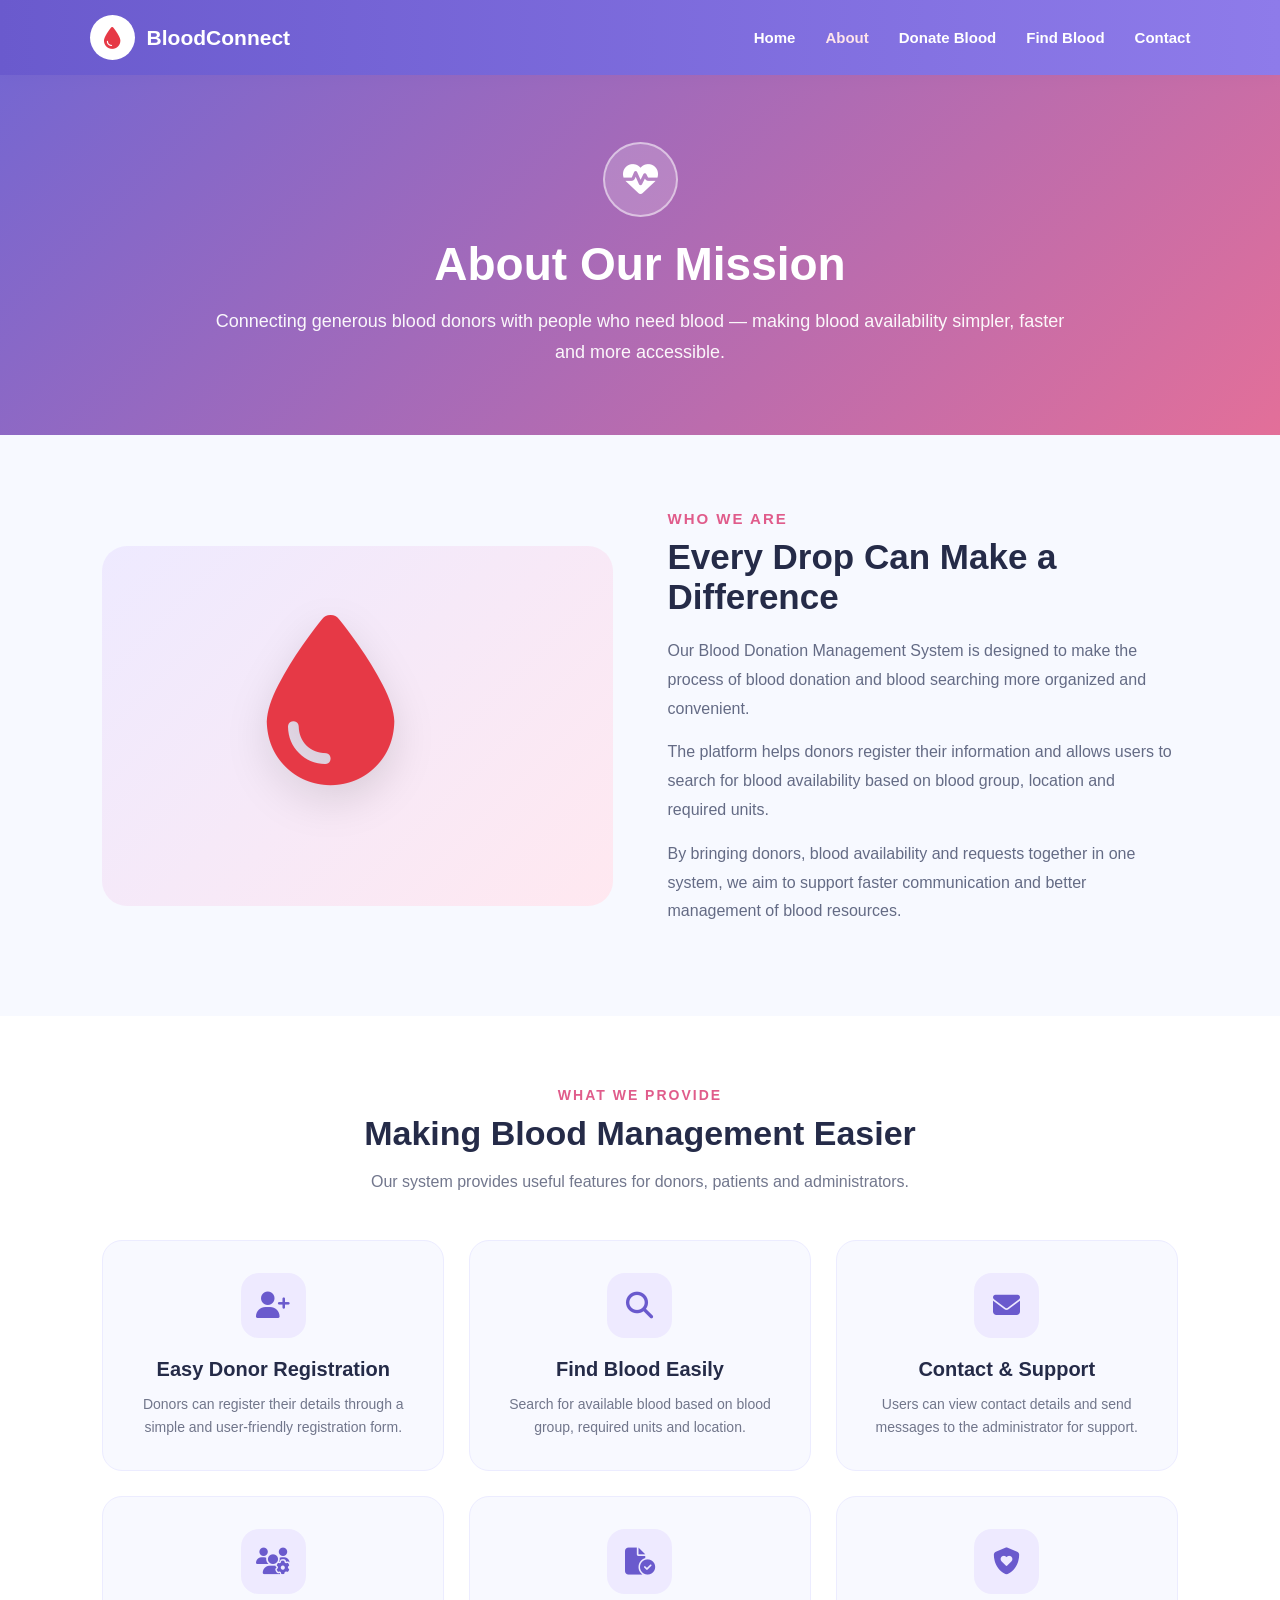
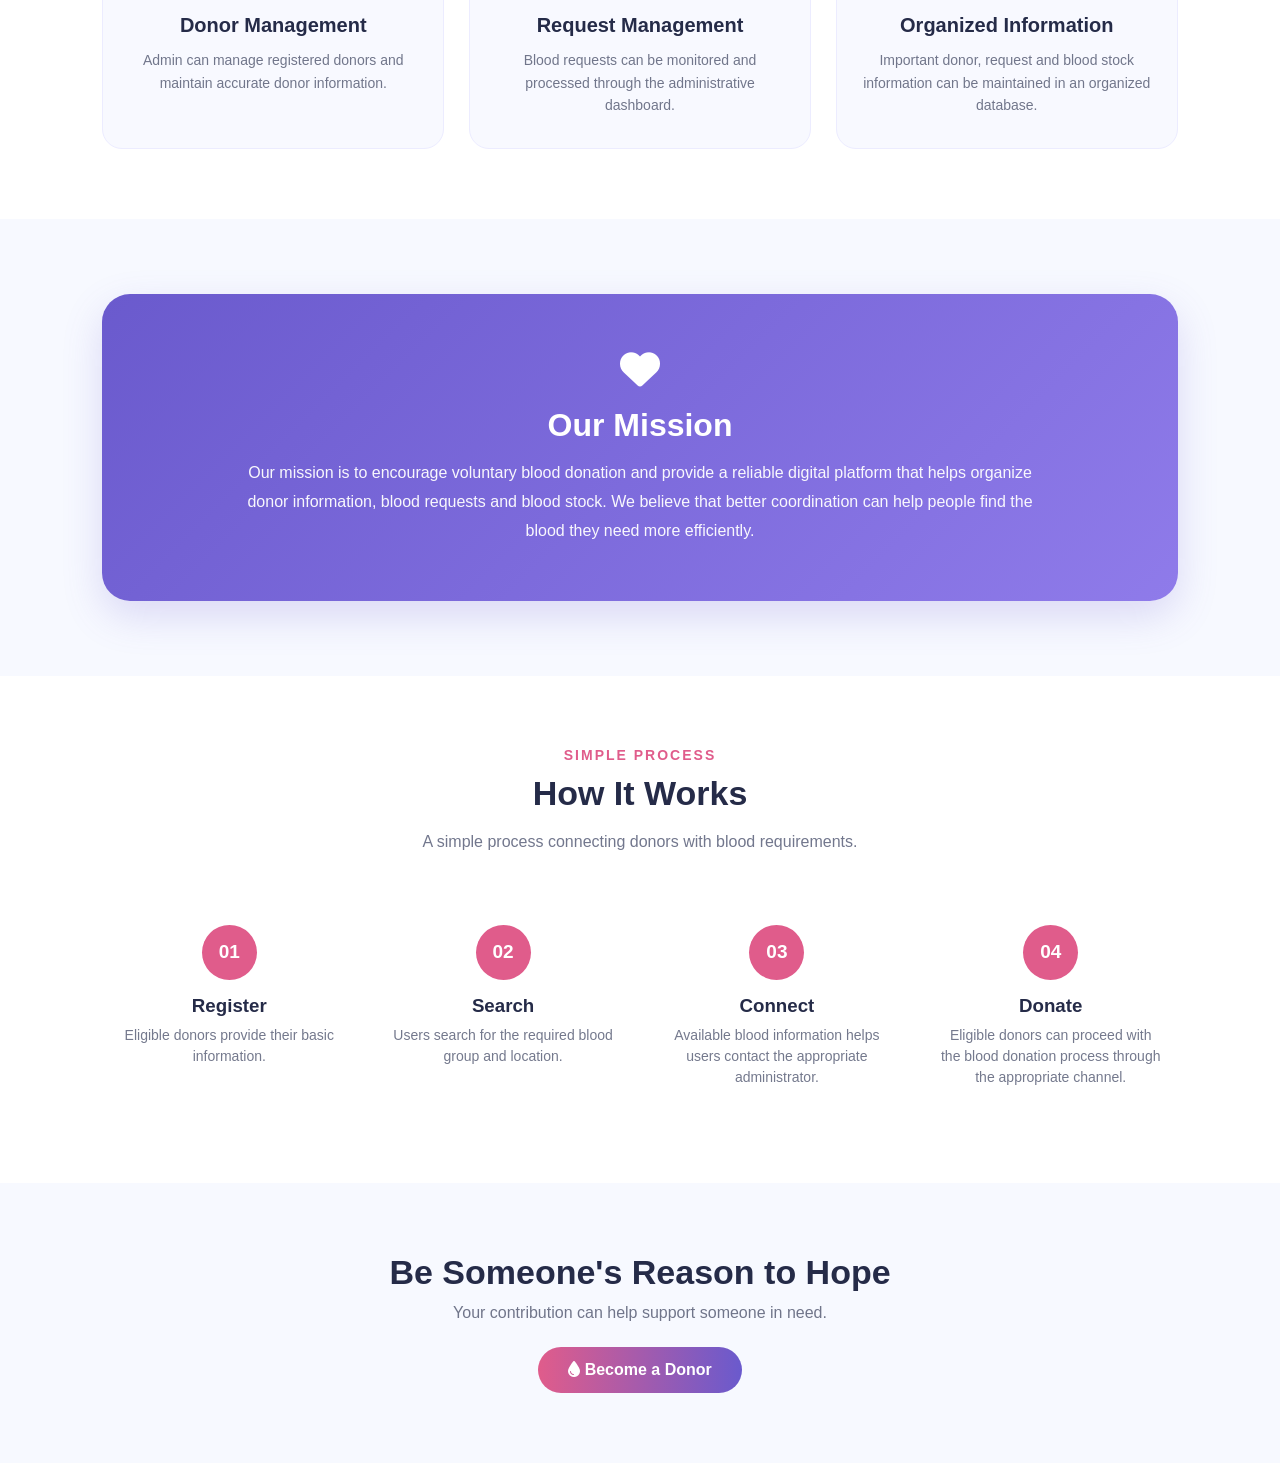
<file: a.html>
<!DOCTYPE html>
<html lang="en">
<head>
    <meta charset="UTF-8">
    <meta name="viewport" content="width=device-width, initial-scale=1.0">

    <title>About Us | Blood Donation Management System</title>

    <!-- Font Awesome -->
    <link rel="stylesheet"
          href="https://cdnjs.cloudflare.com/ajax/libs/font-awesome/6.5.2/css/all.min.css">

    <style>
        * {
            margin: 0;
            padding: 0;
            box-sizing: border-box;
            font-family: Arial, Helvetica, sans-serif;
        }

        body {
            background:#f7f9ff;
            color: #252b48;
        }

        /* ================= HEADER ================= */

        header {
            height: 75px;
            background: linear-gradient(90deg, #6a5acd, #8e7bea);
            display: flex;
            align-items: center;
            justify-content: space-between;
            padding: 0 7%;
            color: white;
            box-shadow: 0 3px 15px rgba(0,0,0,0.12);
        }

        .logo {
            display: flex;
            align-items: center;
            gap: 12px;
            font-size: 21px;
            font-weight: bold;
        }

        .logo-circle {
            width: 45px;
            height: 45px;
            background: white;
            color: #e63946;
            border-radius: 50%;
            display: flex;
            align-items: center;
            justify-content: center;
            font-size: 22px;
        }

        nav {
            display: flex;
            gap: 30px;
        }

        nav a {
            color: white;
            text-decoration: none;
            font-size: 15px;
            font-weight: 600;
            transition: 0.3s;
        }

        nav a:hover,
        nav a.active {
            color: #ffe4ea;
        }

        /* ================= HERO ================= */

        .hero {
            min-height: 360px;
            display: flex;
            align-items: center;
            justify-content: center;
            text-align: center;
            padding: 60px 20px;
            background:
                linear-gradient(135deg, rgba(106,90,205,0.92),
                                      rgba(224,92,139,0.88));
            color: white;
        }

        .hero-content {
            max-width: 850px;
        }

        .hero-icon {
            width: 75px;
            height: 75px;
            margin: 0 auto 20px;
            background: rgba(255,255,255,0.18);
            border: 2px solid rgba(255,255,255,0.5);
            border-radius: 50%;
            display: flex;
            align-items: center;
            justify-content: center;
            font-size: 35px;
        }

        .hero h1 {
            font-size: 46px;
            margin-bottom: 15px;
        }

        .hero p {
            font-size: 18px;
            line-height: 1.7;
            opacity: 0.95;
        }

        /* ================= ABOUT ================= */

        .about {
            padding: 75px 8%;
        }

        .about-container {
            max-width: 1150px;
            margin: auto;
            display: grid;
            grid-template-columns: 1fr 1fr;
            gap: 55px;
            align-items: center;
        }

        .about-image {
            min-height: 360px;
            border-radius: 25px;
            background: linear-gradient(135deg, #eeeaff, #ffe8f0);
            display: flex;
            align-items: center;
            justify-content: center;
            position: relative;
            overflow: hidden;
        }

        .blood-symbol {
            width: 180px;
            height: 220px;
            color: #e63946;
            font-size: 170px;
            filter: drop-shadow(0 15px 20px rgba(0,0,0,0.12));
        }

        .about-text .small-title {
            color: #e05c8b;
            font-size: 15px;
            font-weight: bold;
            text-transform: uppercase;
            letter-spacing: 2px;
            margin-bottom: 10px;
        }

        .about-text h2 {
            font-size: 35px;
            margin-bottom: 20px;
            color: #252b48;
        }

        .about-text p {
            font-size: 16px;
            line-height: 1.8;
            color: #646b85;
            margin-bottom: 15px;
        }

        /* ================= FEATURES ================= */

        .features-section {
            padding: 70px 8%;
            background: white;
            text-align: center;
        }

        .section-title {
            max-width: 700px;
            margin: auto;
        }

        .section-title span {
            color: #e05c8b;
            font-size: 14px;
            font-weight: bold;
            text-transform: uppercase;
            letter-spacing: 2px;
        }

        .section-title h2 {
            font-size: 34px;
            margin: 10px 0 15px;
        }

        .section-title p {
            color: #72778d;
            line-height: 1.7;
        }

        .cards {
            max-width: 1150px;
            margin: 45px auto 0;
            display: grid;
            grid-template-columns: repeat(3, 1fr);
            gap: 25px;
        }

        .card {
            padding: 32px 25px;
            border-radius: 20px;
            background: #f8f9ff;
            border: 1px solid #ececff;
            transition: 0.3s;
        }

        .card:hover {
            transform: translateY(-8px);
            box-shadow: 0 15px 35px rgba(74,65,150,0.12);
        }

        .card-icon {
            width: 65px;
            height: 65px;
            margin: auto;
            border-radius: 18px;
            background: #eeeaff;
            color: #6a5acd;
            display: flex;
            align-items: center;
            justify-content: center;
            font-size: 27px;
            margin-bottom: 20px;
        }

        .card h3 {
            margin-bottom: 12px;
            font-size: 20px;
        }

        .card p {
            color: #71768b;
            line-height: 1.6;
            font-size: 14px;
        }

        /* ================= MISSION ================= */

        .mission {
            padding: 75px 8%;
        }

        .mission-container {
            max-width: 1150px;
            margin: auto;
            background: linear-gradient(135deg, #6a5acd, #8f7bea);
            border-radius: 28px;
            padding: 55px;
            color: white;
            text-align: center;
            box-shadow: 0 15px 40px rgba(106,90,205,0.2);
        }

        .mission-container i {
            font-size: 40px;
            margin-bottom: 18px;
        }

        .mission-container h2 {
            font-size: 32px;
            margin-bottom: 15px;
        }

        .mission-container p {
            max-width: 800px;
            margin: auto;
            line-height: 1.8;
            font-size: 16px;
            opacity: 0.95;
        }

        /* ================= HOW IT WORKS ================= */

        .process {
            padding: 70px 8%;
            background: white;
            text-align: center;
        }

        .steps {
            max-width: 1100px;
            margin: 45px auto 0;
            display: grid;
            grid-template-columns: repeat(4, 1fr);
            gap: 20px;
        }

        .step {
            position: relative;
            padding: 25px 15px;
        }

        .number {
            width: 55px;
            height: 55px;
            margin: auto auto 15px;
            border-radius: 50%;
            background: #e05c8b;
            color: white;
            display: flex;
            align-items: center;
            justify-content: center;
            font-weight: bold;
            font-size: 19px;
        }

        .step h3 {
            margin-bottom: 8px;
        }

        .step p {
            color: #74798d;
            font-size: 14px;
            line-height: 1.5;
        }

        /* ================= CTA ================= */

        .cta {
            padding: 70px 20px;
            text-align: center;
            background: #f7f9ff;
        }

        .cta h2 {
            font-size: 34px;
            margin-bottom: 12px;
        }

        .cta p {
            color: #70758a;
            margin-bottom: 25px;
        }

        .btn {
            display: inline-block;
            padding: 14px 30px;
            background: linear-gradient(90deg, #e05c8b, #6a5acd);
            color: white;
            text-decoration: none;
            border-radius: 30px;
            font-weight: bold;
            transition: 0.3s;
        }

        .btn:hover {
            transform: translateY(-3px);
            box-shadow: 0 10px 20px rgba(106,90,205,0.2);
        }

        /* ================= FOOTER ================= */

        footer {
            background: #252b48;
            color: white;
            text-align: center;
            padding: 25px;
        }

        footer p {
            font-size: 14px;
            opacity: 0.8;
        }

        /* ================= RESPONSIVE ================= */

        @media (max-width: 900px) {

            .about-container {
                grid-template-columns: 1fr;
            }

            .cards {
                grid-template-columns: 1fr 1fr;
            }

            .steps {
                grid-template-columns: 1fr 1fr;
            }

            nav {
                gap: 15px;
            }
        }

        @media (max-width: 600px) {

            header {
                padding: 0 20px;
            }

            .logo {
                font-size: 16px;
            }

            nav {
                display: none;
            }

            .hero h1 {
                font-size: 34px;
            }

            .hero p {
                font-size: 15px;
            }

            .about,
            .features-section,
            .mission,
            .process {
                padding: 50px 20px;
            }

            .about-text h2,
            .section-title h2,
            .mission-container h2,
            .cta h2 {
                font-size: 27px;
            }

            .cards {
                grid-template-columns: 1fr;
            }

            .steps {
                grid-template-columns: 1fr;
            }

            .mission-container {
                padding: 35px 20px;
            }
        }
    </style>
</head>

<body>

<!-- ================= HEADER ================= -->

<header>

    <!-- Replace this logo with your existing logo -->
    <div class="logo">
        <div class="logo-circle">
            <i class="fa-solid fa-droplet"></i>
        </div>
        BloodConnect
    </div>

    <nav>
        <a href="index.php">Home</a>
        <a href="about.php" class="active">About</a>
        <a href="register.php">Donate Blood</a>
        <a href="findblood.php">Find Blood</a>
        <a href="contact.php">Contact</a>
    </nav>

</header>


<!-- ================= HERO ================= -->

<section class="hero">

    <div class="hero-content">

        <div class="hero-icon">
            <i class="fa-solid fa-heart-pulse"></i>
        </div>

        <h1>About Our Mission</h1>

        <p>
            Connecting generous blood donors with people who need
            blood — making blood availability simpler, faster and
            more accessible.
        </p>

    </div>

</section>


<!-- ================= ABOUT SYSTEM ================= -->

<section class="about">

    <div class="about-container">

        <div class="about-image">

            <i class="fa-solid fa-droplet blood-symbol"></i>

        </div>

        <div class="about-text">

            <div class="small-title">Who We Are</div>

            <h2>Every Drop Can Make a Difference</h2>

            <p>
                Our Blood Donation Management System is designed to
                make the process of blood donation and blood searching
                more organized and convenient.
            </p>

            <p>
                The platform helps donors register their information
                and allows users to search for blood availability based
                on blood group, location and required units.
            </p>

            <p>
                By bringing donors, blood availability and requests
                together in one system, we aim to support faster
                communication and better management of blood resources.
            </p>

        </div>

    </div>

</section>


<!-- ================= FEATURES ================= -->

<section class="features-section">

    <div class="section-title">

        <span>What We Provide</span>

        <h2>Making Blood Management Easier</h2>

        <p>
            Our system provides useful features for donors, patients
            and administrators.
        </p>

    </div>


    <div class="cards">

        <div class="card">

            <div class="card-icon">
                <i class="fa-solid fa-user-plus"></i>
            </div>

            <h3>Easy Donor Registration</h3>

            <p>
                Donors can register their details through a simple
                and user-friendly registration form.
            </p>

        </div>


        <div class="card">

            <div class="card-icon">
                <i class="fa-solid fa-magnifying-glass"></i>
            </div>

            <h3>Find Blood Easily</h3>

            <p>
                Search for available blood based on blood group,
                required units and location.
            </p>

        </div>
<div class="card">

<div class="card-icon">
    <i class="fa-solid fa-envelope"></i>
</div>
    <h3>Contact & Support</h3>

    <p>
        Users can view contact details and send messages
        to the administrator for support.
    </p>
</div>


        <div class="card">

            <div class="card-icon">
                <i class="fa-solid fa-users-gear"></i>
            </div>

            <h3>Donor Management</h3>

            <p>
                Admin can manage registered donors and maintain
                accurate donor information.
            </p>

        </div>


        <div class="card">

            <div class="card-icon">
                <i class="fa-solid fa-file-circle-check"></i>
            </div>

            <h3>Request Management</h3>

            <p>
                Blood requests can be monitored and processed through
                the administrative dashboard.
            </p>

        </div>


        <div class="card">

            <div class="card-icon">
                <i class="fa-solid fa-shield-heart"></i>
            </div>

            <h3>Organized Information</h3>

            <p>
                Important donor, request and blood stock information
                can be maintained in an organized database.
            </p>

        </div>

    </div>

</section>


<!-- ================= MISSION ================= -->

<section class="mission">

    <div class="mission-container">

        <i class="fa-solid fa-heart"></i>

        <h2>Our Mission</h2>

        <p>
            Our mission is to encourage voluntary blood donation and
            provide a reliable digital platform that helps organize
            donor information, blood requests and blood stock.
            We believe that better coordination can help people find
            the blood they need more efficiently.
        </p>

    </div>

</section>


<!-- ================= HOW IT WORKS ================= -->

<section class="process">

    <div class="section-title">

        <span>Simple Process</span>

        <h2>How It Works</h2>

        <p>
            A simple process connecting donors with blood requirements.
        </p>

    </div>


    <div class="steps">

        <div class="step">

            <div class="number">01</div>

            <h3>Register</h3>

            <p>
                Eligible donors provide their basic information.
            </p>

        </div>


        <div class="step">

            <div class="number">02</div>

            <h3>Search</h3>

            <p>
                Users search for the required blood group and location.
            </p>

        </div>


        <div class="step">

            <div class="number">03</div>

            <h3>Connect</h3>

            <p>
                Available blood information helps users contact the
                appropriate administrator.
            </p>

        </div>


        <div class="step">

            <div class="number">04</div>

            <h3>Donate</h3>

            <p>
                Eligible donors can proceed with the blood donation
                process through the appropriate channel.
            </p>

        </div>

    </div>

</section>


<!-- ================= CTA ================= -->

<section class="cta">

    <h2>Be Someone's Reason to Hope</h2>

    <p>
        Your contribution can help support someone in need.
    </p>

    <a href="register.php" class="btn">
        <i class="fa-solid fa-droplet"></i>
        Become a Donor
    </a>

</section>

</footer>

</body>
</html>
</file>
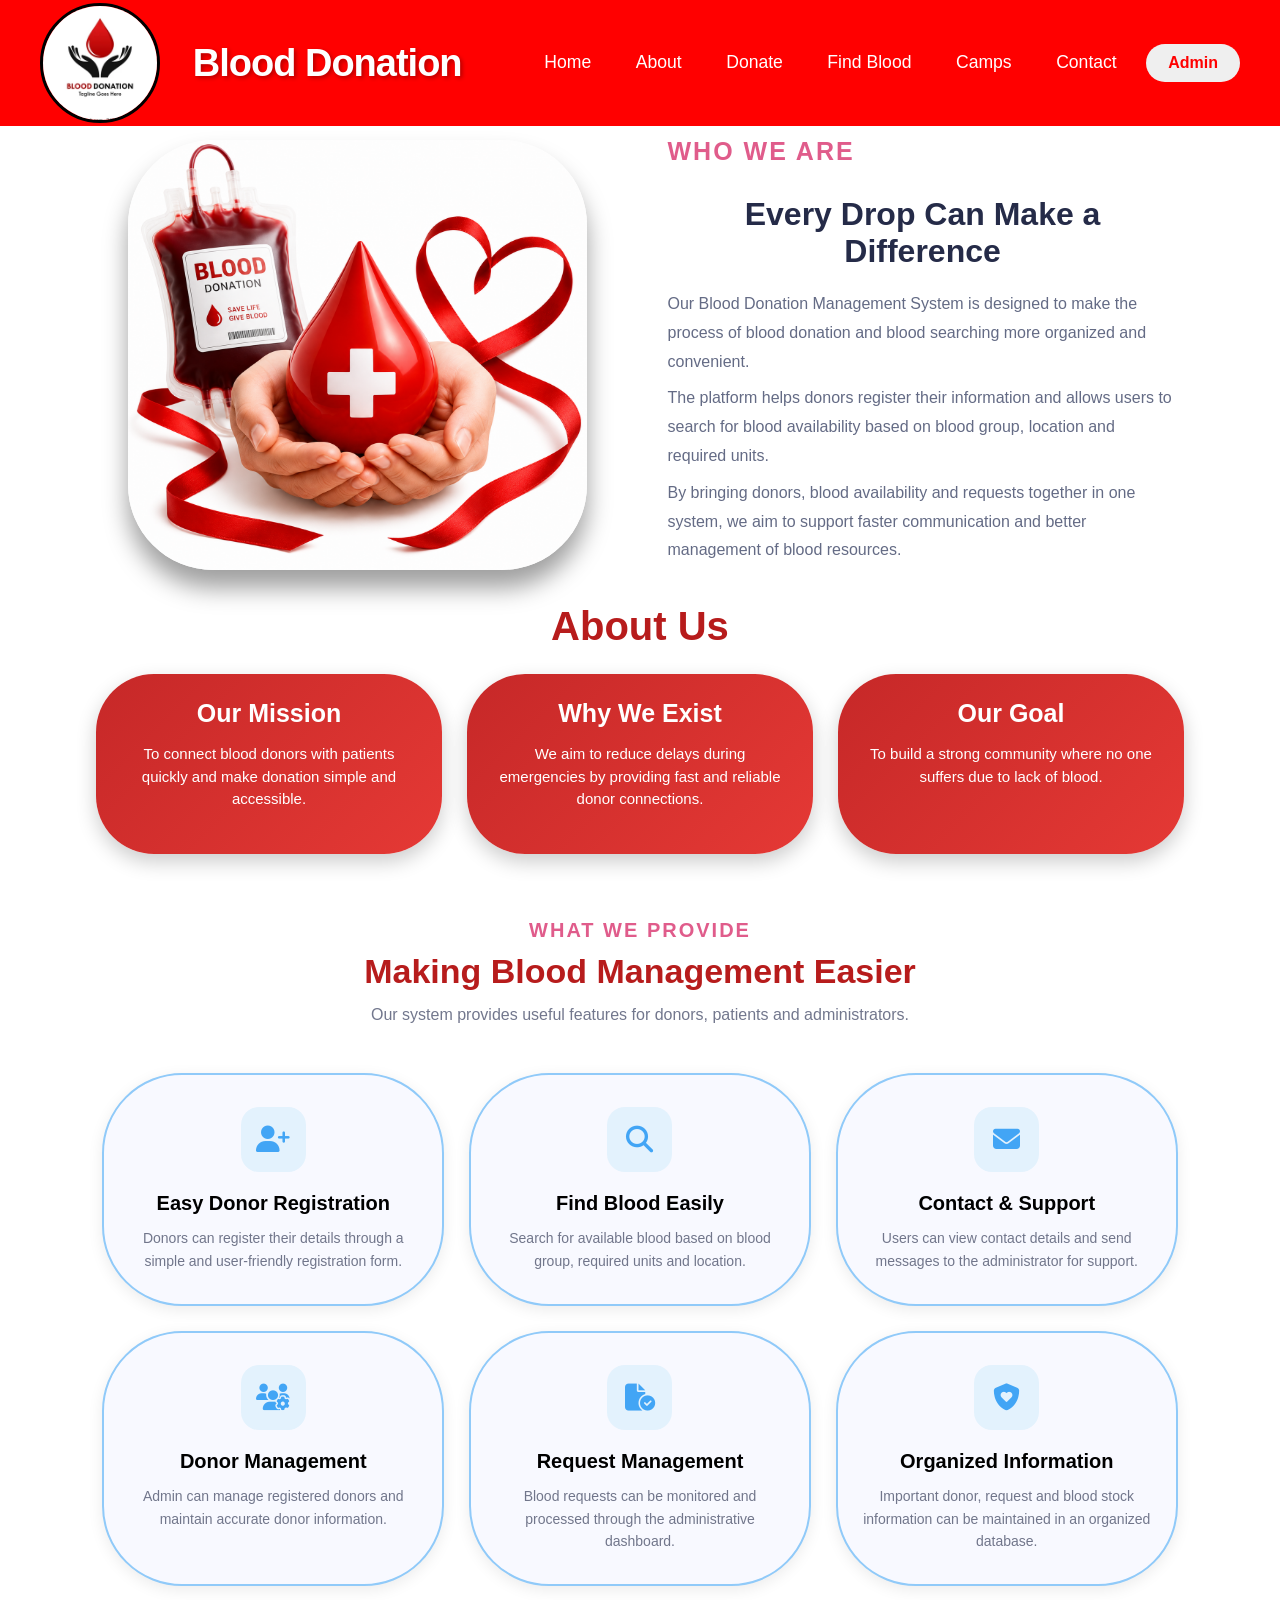
<file: about.html>
<!DOCTYPE html>
<html>
<head>
    <title>About Us</title>
    <link rel="stylesheet" href="style.css">
<link rel="stylesheet" href="https://cdnjs.cloudflare.com/ajax/libs/font-awesome/6.5.2/css/all.min.css">

    <style>
.Donate{
font-size:38px;
}
        body {
            font-family:'Poppins', sans-serif;
        }
        h2 {
            text-align: center;
            font-size:40px;
            margin-top:30px;
            color: #b71c1c;
        }
        .contain{
            display: flex;
            justify-content: center;
            gap: 25px;
            margin: 25px auto 10px;
            width: 85%;
            flex-wrap: wrap;
        }
        .block {
min-height:180px;
            flex: 1;
            min-width: 250px;
            max-width: 350px;
            background: linear-gradient(135deg, #c62828, #e53935);
            color: white;
            padding: 25px;
            border-radius: 58px;
            text-align: center;
            box-shadow: 0 8px 20px rgba(0,0,0,0.2);
            transition: 0.3s;
        }

        .block:hover {
            transform: translateY(-8px);
        }

        .block h3 {
            font-size:25px;
            margin-bottom: 15px;
        }
        .block p {
            font-size: 15px;
            line-height: 1.5;
        }
.admin-btn{
    border:none;
     color:red;
     font-size:20px;
margin-left:25px;
    padding:10px 22px;
    border-radius:25px;
    font-size:16px;
    font-weight:bold;
    cursor:pointer;
    transition:0.3s;
}

.admin-btn:hover{
    background-color:#1565c0;
    color:white;
}
  .about {
            padding: 1px 8%;
        }

        .about-container {
            max-width: 1150px;
            margin: auto;
            display: grid;
            grid-template-columns: 1fr 1fr;
            gap: 55px;
            align-items: center;
        }

.about-image {
    position: relative;
    width: 100%;
    display: flex;
    justify-content: center;
    align-items: center;
}

.about-image img {
margin-top:10px;
    width: 90%;
    height: 430px;
    display: block;
border-radius:85px;
box-shadow:0 18px 25px rgba(0,0,0,0.38);
}
        .about-text .small-title {
            color: #e05c8b;
            font-size: 25px;
            font-weight: bold;
            text-transform: uppercase;
            letter-spacing: 2px;
            margin-top:10px;
            margin-bottom: 10px;
        }

        .about-text h2 {
            font-size: 32px;
            margin-bottom: 20px;
            color: #252b48;
        }

        .about-text p {
            font-size: 16px;
            line-height: 1.8;
            color: #646b85;
            margin-bottom: 8px;
        }

.features-section {
            padding: 55px 8% ; 
            background: white;
            text-align: center;
        }

        .section-title {
            max-width: 700px;
            margin: auto;
        }

        .section-title span {
            color: #e05c8b;
            font-size: 20px;
            font-weight: bold;
            text-transform: uppercase;
            letter-spacing: 2px;
        }

        .section-title h2 {
            font-size: 34px;
            margin: 10px 0;
        }

        .section-title p {
            color: #72778d;
            line-height: 1.7;
        }
        .cards {
            max-width: 1150px;
            margin: 45px auto 0;
            display: grid;
            grid-template-columns: repeat(3, 1fr);
            gap: 25px;
        }

        .card {
            padding: 32px 25px;
            border-radius: 80px;
            background: #f8f9ff;
            border: 2px solid #90caf9;
            transition: 0.3s;
            box-shadow: 0 4px 15px rgba(0,0,0,0.08);
transition:0.3s ease;
        }
.card:hover {
    transform: translateY(-8px);
    box-shadow: 0 15px 35px rgba(198,40,40,0.15);
}
        .card-icon {
            width: 65px;
            height: 65px;
            margin: auto;
            border-radius: 18px;
            background: #e3f2fd;
            color: #42a5f5;
            display: flex;
            align-items: center;
            justify-content: center;
            font-size: 27px;
            margin-bottom: 20px;
        }

        .card h3 {
            margin-bottom: 12px;
            font-size: 20px;
        }

        .card p {
            color: #71768b;
            line-height: 1.6;
            font-size: 14px;
        }

    </style>
</head>
<body>
<div class="header">
<img src="m.png" alt="website logo" class="logo">
<h1 class="Donate">Blood Donation</h1>
<nav class="navigation">
<a href="index.html">Home</a>
<a href="about.html">About</a>
<a href="donate.html">Donate</a>
<a href="findblood.html">Find Blood</a>
<a href="camps.html">Camps</a>
<a href="contact.html">Contact</a>
<button class="admin-btn" onclick="window.location.href='admin.html'">Admin</button>
</nav> 
</div>
<section class="about">

    <div class="about-container">

        <div class="about-image">

        <img src="about.jpg" alt="photo">

        </div>

        <div class="about-text">

            <div class="small-title">Who We Are</div>

            <h2>Every Drop Can Make a Difference</h2>

            <p>
                Our Blood Donation Management System is designed to
                make the process of blood donation and blood searching
                more organized and convenient.
            </p>

            <p>
                The platform helps donors register their information
                and allows users to search for blood availability based
                on blood group, location and required units.
            </p>

            <p>
                By bringing donors, blood availability and requests
                together in one system, we aim to support faster
                communication and better management of blood resources.
            </p>

        </div>

    </div>

</section>

    <h2>About Us</h2>

    <div class="contain">

        <div class="block">
            <h3> Our Mission</h3>
            <p>To connect blood donors with patients quickly and make donation simple and accessible.</p>
        </div>

        <div class="block">
            <h3>Why We Exist</h3>
            <p>We aim to reduce delays during emergencies by providing fast and reliable donor connections.</p>
        </div>

        <div class="block">
            <h3> Our Goal</h3>
            <p>To build a strong community where no one suffers due to lack of blood.</p>
        </div>

    </div>

<section class="features-section">

    <div class="section-title">

        <span>What We Provide</span>

        <h2>Making Blood Management Easier</h2>

        <p>
            Our system provides useful features for donors, patients
            and administrators.
        </p>

    </div>


    <div class="cards">

        <div class="card">

            <div class="card-icon">
                <i class="fa-solid fa-user-plus"></i>
            </div>

            <h3>Easy Donor Registration</h3>

            <p>
                Donors can register their details through a simple
                and user-friendly registration form.
            </p>

        </div>


        <div class="card">

            <div class="card-icon">
                <i class="fa-solid fa-magnifying-glass"></i>
            </div>

            <h3>Find Blood Easily</h3>

            <p>
                Search for available blood based on blood group,
                required units and location.
            </p>

        </div>
<div class="card">

<div class="card-icon">
    <i class="fa-solid fa-envelope"></i>
</div>
    <h3>Contact & Support</h3>

    <p>
        Users can view contact details and send messages
        to the administrator for support.
    </p>
</div>


        <div class="card">

            <div class="card-icon">
                <i class="fa-solid fa-users-gear"></i>
            </div>

            <h3>Donor Management</h3>

            <p>
                Admin can manage registered donors and maintain
                accurate donor information.
            </p>

        </div>


        <div class="card">

            <div class="card-icon">
                <i class="fa-solid fa-file-circle-check"></i>
            </div>

            <h3>Request Management</h3>

            <p>
                Blood requests can be monitored and processed through
                the administrative dashboard.
            </p>

        </div>


        <div class="card">

            <div class="card-icon">
                <i class="fa-solid fa-shield-heart"></i>
            </div>

            <h3>Organized Information</h3>

            <p>
                Important donor, request and blood stock information
                can be maintained in an organized database.
            </p>

        </div>

    </div>

</section>
</body>
</html>
</file>
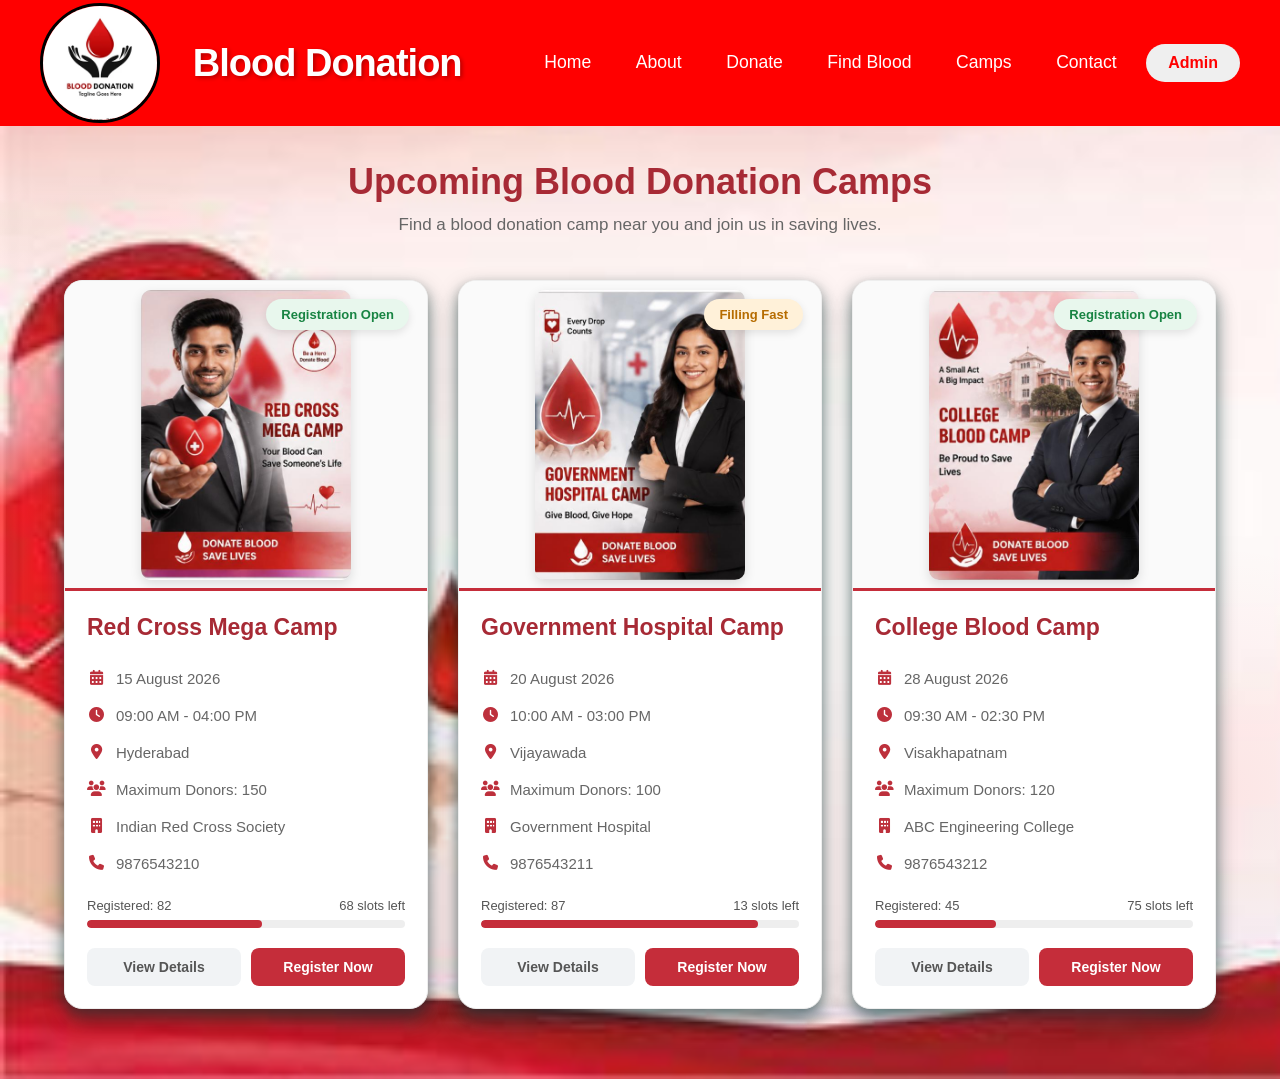
<file: camps.html>
<!DOCTYPE html>
<html lang="en">

<head>

    <meta charset="UTF-8">
    <meta name="viewport" content="width=device-width, initial-scale=1.0">

    <title>Blood Donation Camps</title>

    <!-- Font Awesome -->
<link rel="stylesheet" href="style.css">
    <link rel="stylesheet"
          href="https://cdnjs.cloudflare.com/ajax/libs/font-awesome/6.5.2/css/all.min.css">

    <style>

     .Donate{
font-size:38px;
}
body{
background-image:url('b1.jpg');
background-size:cover;
background-repeat:no-repeat;
}

/* =========================================
   CAMP SECTION
========================================= */

.camp-section {
    width: 100%;

    padding: 35px 5% 70px;

    min-height: calc(100vh - 125px);

    background:
        radial-gradient(
            circle at 8% 30%,
            rgba(220, 30, 40, 0.08),
            transparent 18%
        ),

        radial-gradient(
            circle at 95% 70%,
            rgba(220, 30, 40, 0.07),
            transparent 18%
        );
}


/* =========================================
   PAGE HEADING
========================================= */

.camp-heading {
    text-align: center;

    margin-bottom: 45px;
}

.camp-heading h1 {
    font-size: 36px;

    color: #a72a35;

    margin-bottom: 12px;
}

.camp-heading p {
    color: #666;

    font-size: 17px;
}


/* =========================================
   CAMP GRID
========================================= */

.camp-container {
    width: 100%;

    max-width: 1250px;

    margin: auto;

    display: grid;

    grid-template-columns:
        repeat(3, minmax(0, 1fr));

    gap: 30px;

    align-items: stretch;
}


/* =========================================
   CAMP CARD
========================================= */

.camp-card {
    background: white;

    border-radius: 18px;

    overflow: hidden;

    border: 1px solid #eeeeee;

    box-shadow:
         0 8px 18px rgba(0, 50, 50, 0.5),
        0 18px 25px rgba(0, 50, 50, 0.12),
        0 3px 8px rgba(67, 50, 50, 0.12);

    transition: all 0.3s ease;

    display: flex;

    flex-direction: column;

    min-width: 0;
}
.camp-card:hover {
    transform: translateY(-6px);

    box-shadow:
         0 8px 18px rgba(0, 0, 0,0.5);
}


/* =========================================
   CAMP IMAGE AREA

   IMPORTANT:
   Poster is NOT stretched to full width.
========================================= */

.camp-image-container {
border-bottom: 3px solid #c52d3a;

    width: 100%;

    height: 310px;

    background: #fafafa;

    display: flex;

    justify-content: center;

    align-items: center;

    position: relative;

    padding: 10px;

    overflow: hidden;
}


/* ACTUAL POSTER */

.camp-image-container img {
    width: 210px;

    height: 290px;

    object-fit: cover;

    object-position: center;

    display: block;

    border-radius: 10px;

    box-shadow:
        0 4px 12px rgba(0, 0, 0, 0.12);

    transition:
        transform 0.3s ease;
}


/* IMAGE HOVER */

.camp-card:hover .camp-image-container img {
    transform: scale(1.02);
}


/* =========================================
   STATUS BADGE
========================================= */

.status {
    position: absolute;

    top: 18px;

    right: 18px;

    padding: 8px 15px;

    border-radius: 25px;

    background: #e8f7ed;

    color: #188443;

    font-size: 13px;

    font-weight: bold;

    box-shadow:
        0 3px 8px rgba(0, 0, 0, 0.10);

    z-index: 2;
}


/* FILLING FAST */

.status.fast {
    background: #fff1d9;

    color: #b66c00;
}


/* CLOSED */

.status.closed {
    background: #fbe5e5;

    color: #b3212d;
}


/* UPCOMING */

.status.upcoming {
    background: #e5f0fb;

    color: #246aa3;
}


/* =========================================
   CAMP CONTENT
========================================= */

.camp-content {
    padding: 22px;

    display: flex;

    flex-direction: column;

    flex: 1;
}


/* CAMP TITLE */

.camp-content h2 {
    color: #a72a35;

    font-size: 23px;

    margin-bottom: 17px;

    line-height: 1.3;
}


/* =========================================
   CAMP INFORMATION
========================================= */

.camp-info {
    display: flex;

    align-items: flex-start;

    gap: 11px;

    margin: 8px 0;

    color: #666;

    font-size: 15px;

    line-height: 1.4;
}

.camp-info i {
    color: #bd303c;

    width: 18px;

    min-width: 18px;

    text-align: center;

    margin-top: 2px;
}


/* =========================================
   SLOT SECTION
========================================= */

.slot-section {
    margin-top: 16px;
}


/* REGISTERED / REMAINING TEXT */

.slot-text {
    display: flex;

    justify-content: space-between;

    align-items: center;

    font-size: 13px;

    color: #555;

    margin-bottom: 7px;
}


/* PROGRESS BACKGROUND */

.progress {
    width: 100%;

    height: 8px;

    background: #eeeeee;

    border-radius: 20px;

    overflow: hidden;
}


/* PROGRESS BAR */

.progress-bar {
    height: 100%;

    background: #c52d3a;

    border-radius: 20px;

    transition: width 0.4s ease;
}


/* =========================================
   BUTTONS
========================================= */

.camp-buttons {
    display: flex;

    gap: 10px;

    margin-top: auto;

    padding-top: 20px;
}


.btn {
    flex: 1;

    text-align: center;

    padding: 11px 10px;

    border-radius: 8px;

    text-decoration: none;

    font-size: 14px;

    font-weight: bold;

    transition: 0.3s ease;
}


/* VIEW DETAILS */

.details-btn {
    background: #f1f3f5;

    color: #555;
}

.details-btn:hover {
    background: #e3e6e9;

    color: #333;
}


/* REGISTER */

.register-btn {
    background: #c52d3a;

    color: white;
}

.register-btn:hover {
    background: #a92230;

    transform: translateY(-1px);
}


/* =========================================
   RESPONSIVE - TABLET
========================================= */

@media (max-width: 1100px) {

    .camp-container {
        gap: 22px;
    }

    .camp-image-container {
        height: 290px;
    }

    .camp-image-container img {
        width: 190px;

        height: 270px;
    }

}


/* =========================================
   RESPONSIVE - SMALL TABLET
========================================= */

@media (max-width: 900px) {

    .camp-container {
        grid-template-columns:
            repeat(2, minmax(0, 1fr));
    }

}


/* =========================================
   RESPONSIVE - MOBILE
========================================= */

@media (max-width: 600px) {

    header {
        justify-content: center;

        padding: 15px;
    }


    .logo {
        width: 75px;

        height: 75px;
    }


    .site-title {
        margin-left: 12px;

        font-size: 22px;
    }


    nav {
        gap: 12px;

        margin-top: 15px;
    }


    nav a {
        font-size: 14px;
    }


    .admin-btn {
        margin-left: 5px;

        padding: 9px 16px;
    }


    .camp-section {
        padding: 35px 20px 50px;
    }


    .camp-heading {
        margin-bottom: 30px;
    }


    .camp-heading h1 {
        font-size: 28px;
    }


    .camp-heading p {
        font-size: 15px;

        line-height: 1.5;
    }


    .camp-container {
        grid-template-columns: 1fr;

        gap: 25px;
    }


    .camp-image-container {
        height: 320px;
    }


    .camp-image-container img {
        width: 210px;

        height: 295px;
    }


    .camp-content {
        padding: 20px;
    }


    .camp-content h2 {
        font-size: 21px;
    }

}


/* =========================================
   VERY SMALL MOBILE
========================================= */

@media (max-width: 400px) {

    .site-title {
        font-size: 19px;
    }


    nav a {
        font-size: 13px;
    }


    .camp-image-container {
        height: 300px;
    }


    .camp-image-container img {
        width: 190px;

        height: 270px;
    }


    .camp-buttons {
        flex-direction: column;
    }

}     
       
.admin-btn{
    border:none;
     color:red;
     font-size:20px;
margin-left:25px;
    padding:10px 22px;
    border-radius:25px;
    font-size:16px;
    font-weight:bold;
    cursor:pointer;
    transition:0.3s;
}

.admin-btn:hover{
    background-color:#1565c0;
    color:white;
}
    </style>

</head>


<body>
<div class="header">
<img src="m.png" alt="website logo" class="logo">
<h1 class="Donate">Blood Donation</h1>
<nav class="navigation">
<a href="home.html">Home</a>
<a href="about.html">About</a>
<a href="donate.html">Donate</a>
<a href="findblood.html">Find Blood</a>
<a href="camps.html">Camps</a>
<a href="contact.html">Contact</a>
<button class="admin-btn" onclick="window.location.href='admin.html'">Admin</button>
</nav> 
</div>



<!-- =========================
     CAMPS SECTION
========================== -->

<section class="camp-section">

    <div class="camp-heading">

        <h1>
            Upcoming Blood Donation Camps
        </h1>

        <p>
            Find a blood donation camp near you and join us in saving lives.
        </p>

    </div>


    <div class="camp-container">


        <!-- ==================================
             CAMP 1
        =================================== -->

        <div class="camp-card">


            <div class="camp-image-container">

                <img src="camp1.jpg"
                     alt="Red Cross Mega Camp"
                     class="camp-image">

                <span class="status">
                    Registration Open
                </span>

            </div>



            <div class="camp-content">


                <h2>
                    Red Cross Mega Camp
                </h2>


                <div class="camp-info">

                    <i class="fa-solid fa-calendar-days"></i>

                    <span>
                        15 August 2026
                    </span>

                </div>


                <div class="camp-info">

                    <i class="fa-solid fa-clock"></i>

                    <span>
                        09:00 AM - 04:00 PM
                    </span>

                </div>


                <div class="camp-info">

                    <i class="fa-solid fa-location-dot"></i>

                    <span>
                        Hyderabad
                    </span>

                </div>


                <div class="camp-info">

                    <i class="fa-solid fa-users"></i>

                    <span>
                        Maximum Donors: 150
                    </span>

                </div>


                <div class="camp-info">

                    <i class="fa-solid fa-building"></i>

                    <span>
                        Indian Red Cross Society
                    </span>

                </div>


                <div class="camp-info">

                    <i class="fa-solid fa-phone"></i>

                    <span>
                        9876543210
                    </span>

                </div>



                <!-- SLOTS -->

                <div class="slot-section">

                    <div class="slot-text">

                        <span>
                            Registered: 82
                        </span>

                        <span>
                            68 slots left
                        </span>

                    </div>


                    <div class="progress">

                        <div class="progress-bar"
                             style="width:55%;">
                        </div>

                    </div>

                </div>



                <!-- BUTTONS -->

                <div class="camp-buttons">

                    <a href="camp-details.html"
                       class="btn details-btn">

                        View Details

                    </a>


                    <a href="camp-register.html"
                       class="btn register-btn">

                        Register Now

                    </a>

                </div>


            </div>

        </div>




        <!-- ==================================
             CAMP 2
        =================================== -->

        <div class="camp-card">


            <div class="camp-image-container">

                <img src="camp2.jpg"
                     alt="Government Hospital Camp"
                     class="camp-image">

                <span class="status fast">
                    Filling Fast
                </span>

            </div>



            <div class="camp-content">


                <h2>
                    Government Hospital Camp
                </h2>


                <div class="camp-info">

                    <i class="fa-solid fa-calendar-days"></i>

                    <span>
                        20 August 2026
                    </span>

                </div>


                <div class="camp-info">

                    <i class="fa-solid fa-clock"></i>

                    <span>
                        10:00 AM - 03:00 PM
                    </span>

                </div>


                <div class="camp-info">

                    <i class="fa-solid fa-location-dot"></i>

                    <span>
                        Vijayawada
                    </span>

                </div>


                <div class="camp-info">

                    <i class="fa-solid fa-users"></i>

                    <span>
                        Maximum Donors: 100
                    </span>

                </div>


                <div class="camp-info">

                    <i class="fa-solid fa-building"></i>

                    <span>
                        Government Hospital
                    </span>

                </div>


                <div class="camp-info">

                    <i class="fa-solid fa-phone"></i>

                    <span>
                        9876543211
                    </span>

                </div>



                <!-- SLOTS -->

                <div class="slot-section">

                    <div class="slot-text">

                        <span>
                            Registered: 87
                        </span>

                        <span>
                            13 slots left
                        </span>

                    </div>


                    <div class="progress">

                        <div class="progress-bar"
                             style="width:87%;">
                        </div>

                    </div>

                </div>



                <!-- BUTTONS -->

                <div class="camp-buttons">

                    <a href="camp-details.html"
                       class="btn details-btn">

                        View Details

                    </a>


                    <a href="donate.html?camp_name=Government%20Hospital%20Camp"
                       class="btn register-btn">

                        Register Now

                    </a>

                </div>


            </div>

        </div>




        <!-- ==================================
             CAMP 3
        =================================== -->

        <div class="camp-card">


            <div class="camp-image-container">

                <img src="camp3.jpg"
                     alt="College Blood Camp"
                     class="camp-image">

                <span class="status">
                    Registration Open
                </span>

            </div>



            <div class="camp-content">


                <h2>
                    College Blood Camp
                </h2>


                <div class="camp-info">

                    <i class="fa-solid fa-calendar-days"></i>

                    <span>
                        28 August 2026
                    </span>

                </div>


                <div class="camp-info">

                    <i class="fa-solid fa-clock"></i>

                    <span>
                        09:30 AM - 02:30 PM
                    </span>

                </div>


                <div class="camp-info">

                    <i class="fa-solid fa-location-dot"></i>

                    <span>
                        Visakhapatnam
                    </span>

                </div>


                <div class="camp-info">

                    <i class="fa-solid fa-users"></i>

                    <span>
                        Maximum Donors: 120
                    </span>

                </div>


                <div class="camp-info">

                    <i class="fa-solid fa-building"></i>

                    <span>
                        ABC Engineering College
                    </span>

                </div>


                <div class="camp-info">

                    <i class="fa-solid fa-phone"></i>

                    <span>
                        9876543212
                    </span>

                </div>



                <!-- SLOTS -->

                <div class="slot-section">

                    <div class="slot-text">

                        <span>
                            Registered: 45
                        </span>

                        <span>
                            75 slots left
                        </span>

                    </div>


                    <div class="progress">

                        <div class="progress-bar"
                             style="width:38%;">
                        </div>

                    </div>

                </div>



                <!-- BUTTONS -->

                <div class="camp-buttons">

                    <a href="camp-details.html"
                       class="btn details-btn">

                        View Details

                    </a>


                    <a href="camp-register.html"
                       class="btn register-btn">

                        Register Now

                    </a>

                </div>


            </div>

        </div>


    </div>

</section>


</body>

</html>
</file>
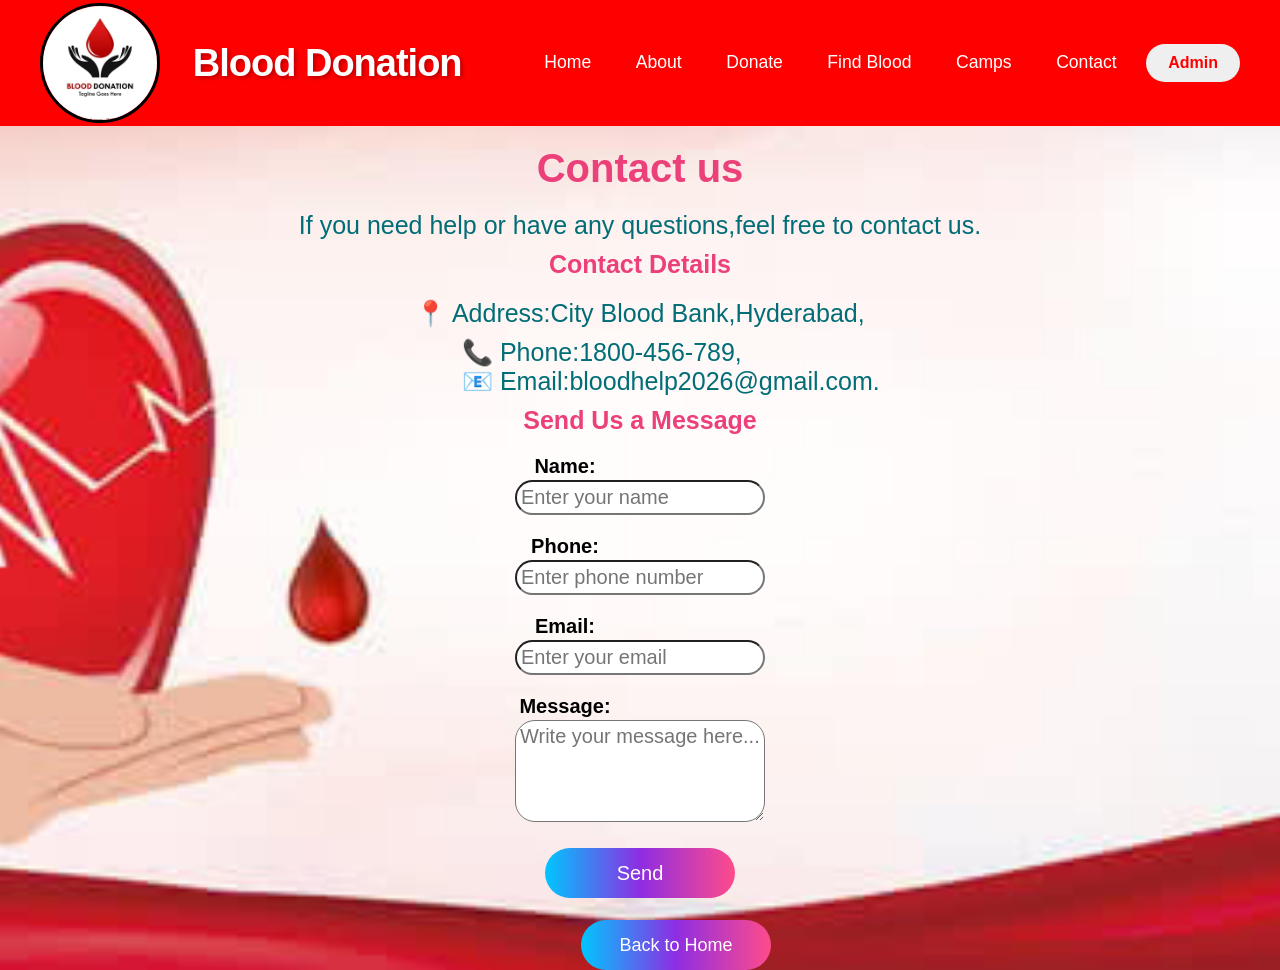
<file: contact.html>
<!DOCTYPE html>
<html lang="en">
<head>
<title>Contact us</title>
<link rel="stylesheet" href="style.css">
</head>
<style>
.Donate{
font-size:38px;
}
body{
background-image:url("blood.jpg");
background-repeat:no-repeat;
background-size:cover;
background-position:center;
}
.logo{
width:120px;
height:120px;
border-radius:50%;
object-fit:cover;
border:3px solid black;
}
h1{
text-align:center;
color:#ec407a;
font-size:40px;
margin-bottom:20px;
margin-top:20px;
margin-right:9o0px;
}
a{
margin-left:580px;
}
.back-btn{
margin-left:1px;
background:#2196F3;
    color:white;
    padding:10px 25px;
    border:none;
    border-radius:25px;
    font-size:16px;
    cursor:pointer;
    transition:0.3s;
width:190px;
height:50px;
margin-top:20px;
background:linear-gradient(to right,#00c6ff,#8e2de2,#ff4b8b);
}
.back-btn:hover{
background:linear-gradient(to right,#89f7fe,#66a6ff);
color:black;
}
.id{
background:#2196F3;
    color:white;
    padding:10px 25px;
    border:none;
    border-radius:25px;
    font-size:16px;
    cursor:pointer;
    transition:0.3s;
width:190px;
height:50px;
border-radius:40px;
background:linear-gradient(to right,#00c6ff,#8e2de2,#ff4b8b);
font-size:20px;
}
p,p1,p2{
font-size:25px;
color:#006d77;
margin-bottom:20px;
}
.id:hover{
background:linear-gradient(to right,#89f7fe,#66a6ff);
color:black;
}
p{
font-family:'Trebuchet MS',sans-serif;
margin-bottom:10px;
}
p1{
margin-left:462px;
margin-bottom:20px;
}
p2{
margin-left:462px;
margin-bottom:20px;
}
h3{
font-size:25px;
color:#ec407a;
margin-top:10px;
margin-bottom:20px;
}
input,textarea{
margin:2px 0;
padding:4px;
width:250px;
font-size:20px;
border-radius:20px;
}
input,textarea::placeholder{
font-size:20px;
}
b{
font-size:20px;
margin-left:10px;
margin-right:160px;
}
.admin-btn{
    border:none;
     color:red;
     font-size:20px;
margin-left:25px;
    padding:10px 22px;
    border-radius:25px;
    font-size:16px;
    font-weight:bold;
    cursor:pointer;
    transition:0.3s;
}

.admin-btn:hover{
    background-color:#1565c0;
    color:white;
}
</style>
<body>
<div class="header">
<img src="m.png" alt="website logo" class="logo">
<h1 class="Donate">Blood Donation</h1>
<nav class="navigation">
<a href="index.html">Home</a>
<a href="about.html">About</a>
<a href="donate.html">Donate</a>
<a href="findblood.html">Find Blood</a>
<a href="camps.html">Camps</a>
<a href="contact.html">Contact</a>
<button class="admin-btn" onclick="window.location.href='admin.html'">Admin</button>
</nav> 
</div>
<h1>Contact us</h1>
<p align="center" >
If you need help or have any questions,feel free to contact us.</p>
<h3 align="center">Contact Details</h3>
<p align="center">
&#128205;
Address:City Blood Bank,Hyderabad,</p>
<p1 align="center">
&#128222;
Phone:1800-456-789,<br></p1>
<p2 align="center"> 
&#128231;
Email:bloodhelp2026@gmail.com.<br>
</p2>
<div class="form">
<h3 align="center">Send Us a Message</h3>
<form align="center" action="contact.php" method="POST">
<div class="source">
<b>Name:</b><br>
<input type="text" name="name" placeholder="Enter your name" pattern="^[A-Za-z]+" title="Name should contain letters and space is allowed between words" required><br><br>
<b>Phone:</b><br>
<input type="tel" name="phone" placeholder="Enter phone number" pattern="[6-9]{1}[0-9]{9}" title="Please enter a valid 10-digit mobile number" maxlength="10" required><br><br>
<b>Email:</b><br>
<input type="email" name="email" placeholder="Enter your email" required><br><br>
<b>Message:</b><br>
<textarea rows="4" cols="30" name="message" placeholder="Write your message here... "required></textarea><br><br>
<input type="submit" value="Send" class="id">
</div>
</form>
<a href="home.html">
<button class="back-btn" style="font-size :18px";>Back to Home</button>
</a>
</body>
</html>
</file>
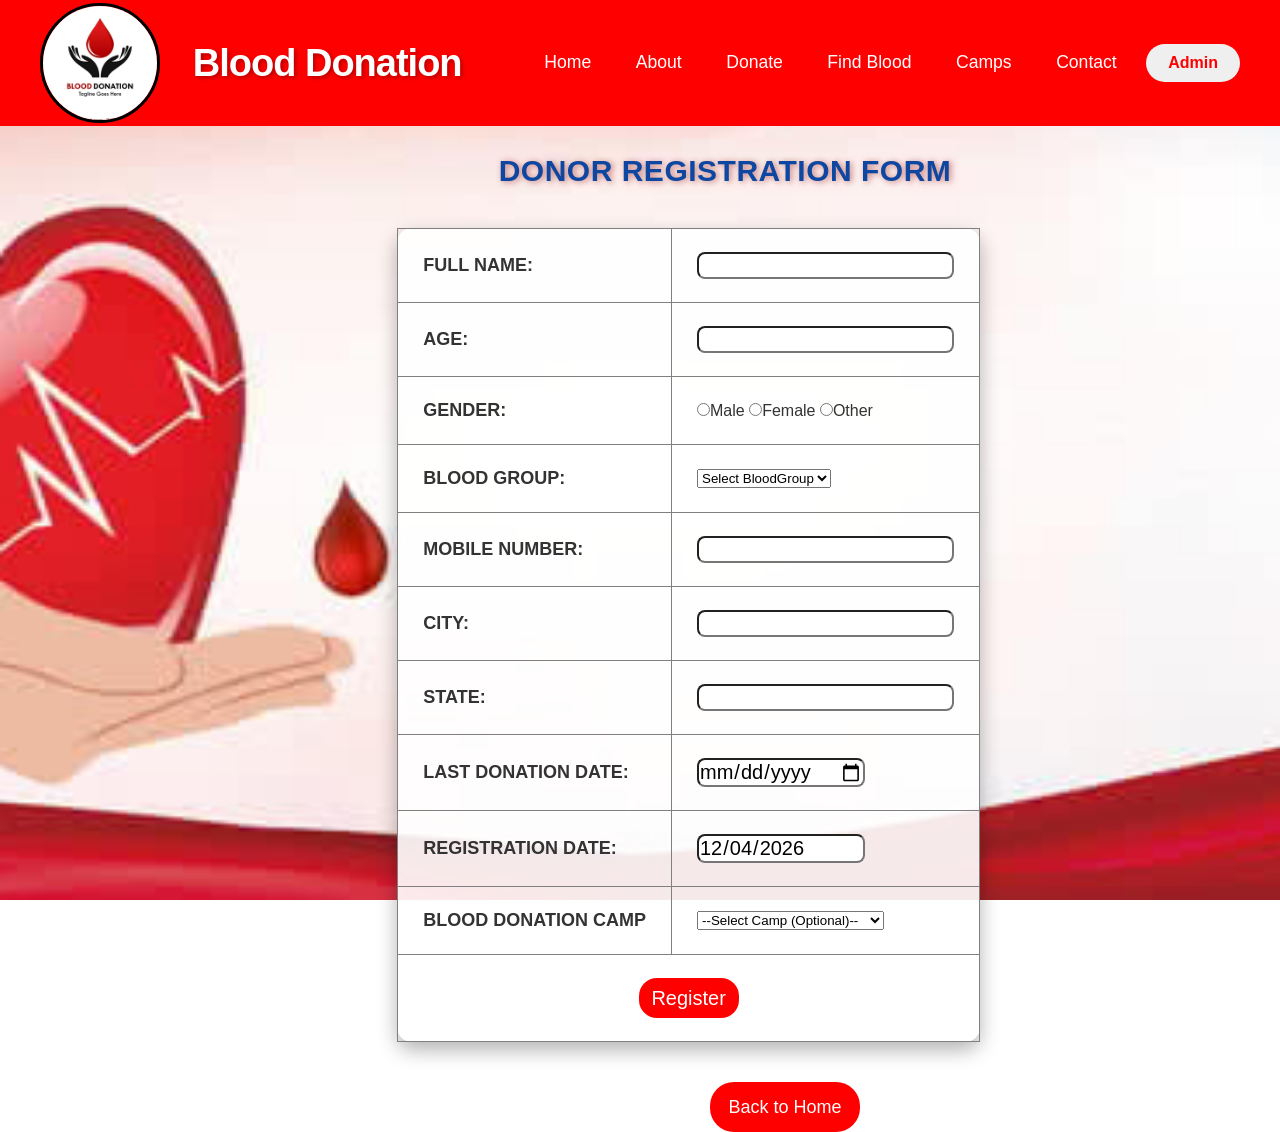
<file: donate.html>
<!DOCTYPE html>
<html>
<head>
<title>Become a Donor</title>
<link rel="stylesheet" href="style.css">
</head>
<style>
.Donate{
font-size:38px;
}
body{
font-family:Arial,verdana,sans-serif;
background-image:url("blood.jpg");
background-size:cover;
background-repeat:no-repeat;
background-position:center;
background-attachment:fixed;
margin:0;
}
b{
text-align:center;
font-size:18px;
}
a{
margin-left:710px;
margin-top:120px;
}
.back-btn{
width:150px;
height:50px;
margin-right:120px;
border-radius:24px;
border:none;
background-color:red;
cursor:pointer;
color:white;
}
.back-btn:hover{
background:linear-gradient(45deg,#2563eb,#1e40af);
color:white;
}
h2{
color:#0d47a1;
text-shadow:2px 1px 6px rgba(139,0,0,0.5);
margin-top:28px;
margin-left:320px;
margin-right:150px;
letter-spacing:0.5px;
font-size:30px;
}
table{
    margin:40px auto;
    margin-left:auto;
    margin-right:300px; 
    background: rgba(255,255,255,0.9);
    padding:25px;
    border-radius:15px;
    box-shadow:0px 8px 20px rgba(0,0,0,0.3);
    border-collapse: collapse;
}

td{
padding:23px 25px;
fontsize:25px;
color:#333;
}
input{
border-size:20px;
font-size:20px;
border-radius:8px;
}
.reg{
width:100px;
height:40px;
border:none;
border-radius:18px;
padding 10px 20px;
background-color:red;
cursor:pointer;
color:white;
font-size:20px;
}
.reg:hover{
background:linear-gradient(45deg,#2563eb,#1e40af);
color:white;
}
.admin-btn{
    border:none;
     color:red;
     font-size:20px;
margin-left:25px;
    padding:10px 22px;
    border-radius:25px;
    font-size:16px;
    font-weight:bold;
    cursor:pointer;
    transition:0.3s;
}

.admin-btn:hover{
    background-color:#1565c0;
    color:white;
}
</style>
<body>
<div class="header">
<img src="m.png" alt="website logo" class="logo">
<h1 class="Donate">Blood Donation</h1>
<nav class="navigation">
<a href="index.html">Home</a>
<a href="about.html">About</a>
<a href="donate.html">Donate</a>
<a href="findblood.html">Find Blood</a>
<a href="camps.html">Camps</a>
<a href="contact.html">Contact</a>
<button class="admin-btn" onclick="window.location.href='admin.html'">Admin</button>
</nav> 
</div>
<h2 align="center">DONOR REGISTRATION FORM</h2>
<script>
function validateDates() {
    let lastDonationDate = document.getElementById("last_donation_date").value;
    let donationDate = document.getElementById("donation_date").value;

    if (new Date(lastDonationDate) > new Date(donationDate)) {
        alert("Last Donation Date must be earlier than Donation Date.");
        return false;
    }
    return true;
}
</script>
<form onsubmit="return validateDates()" method="POST" action="register.php">
<table align="" cellpadding="25" cellspacing="0" border="1">
<tr>
<td>
<b> FULL NAME:</b></td>
<td><input type="text" name="full_name" pattern="[A-Za-z ]+" title="Name should contain letters and space is allowed between words" required></td>
</tr>
<tr>
<td>
<b>AGE:</b></td>
<td><input type="text" name="age" pattern="^(1[89]|[2-5][0-9]|6[0-5])$"  title="Age must be between 18 and 65" required>
</td>
</tr>
<tr>
<td>
<b>GENDER:</b></td>
<td>
<input type="radio" name="gender" value="Male" required>Male
<input type="radio" name="gender" value="Female" required>Female
<input type="radio" name="gender" value="Other" required>Other 
</td>
</tr>
<tr>
<td>
<b>BLOOD GROUP:</b></td>
<td>
<select name="blood_group" required>
<option value="" selected disabled hidden>Select BloodGroup</option>
<option>A+</option>
<option>A-</option>
<option>B+</option>
<option>B-</option>
<option>O+</option>
<option>O-</option>
<option>AB+</option>
<option>AB-</option>
</select>
</td>
</tr>
<tr>
<td >
<b>MOBILE NUMBER:</b></td>
<td><input type="tel" name="mobile_number" pattern="[6-9]{1}[0-9]{9}" maxlength="10" title="Please enter a valid 10-digit mobile number" required></td>
</tr>
<tr>
<td>
<b>CITY:</b></td>
<td><input type="text" name="city" pattern="[A-Za-z ]+" title=" City name  should contain letters and space is allowed between words" required></td>
</tr>
<tr>
<td>
<b>STATE:</b></td>
<td><input type="text" name="state" pattern="[A-Za-z ]+" title="State name  should contain letters and space is allowed between words" required></td>
</tr>
<tr>
<td>
<b>LAST DONATION DATE:</b></td>
<td><input type="date" id="last_donation_date" name="last_donation_date"></td>
</tr>
<tr>
<td>
<b>REGISTRATION DATE:</b></td>
<td><input type="date" id="donation_date" name="donation_date" readonly>
</td>
</tr>
<script>
document.getElementById("donation_date").value=new Date().toISOString().split('T')[0];
</script>
<tr>
<td>
<b>BLOOD DONATION CAMP</b>
</td>
<td>
<select name="camp_name" id="camp_name">
<option value="">--Select Camp (Optional)--</option>
<option value="Red Cross Mega Camp">Red Cross Mega Camp</option>
 <option value="Government Hospital Camp">Government Hospital Camp</option>
  <option value="College Blood Camp">College Blood Camp</option>
</select>
</td>
</tr>
<tr>
<td colspan="2" align="center" >
<input type="submit"  class="reg" value="Register">
</td>
</tr>
</table>
</form>
<a href="home.html">
<button class="back-btn" style="font-size :18px">Back to Home</button>
</a>
</body>
</html>
</file>
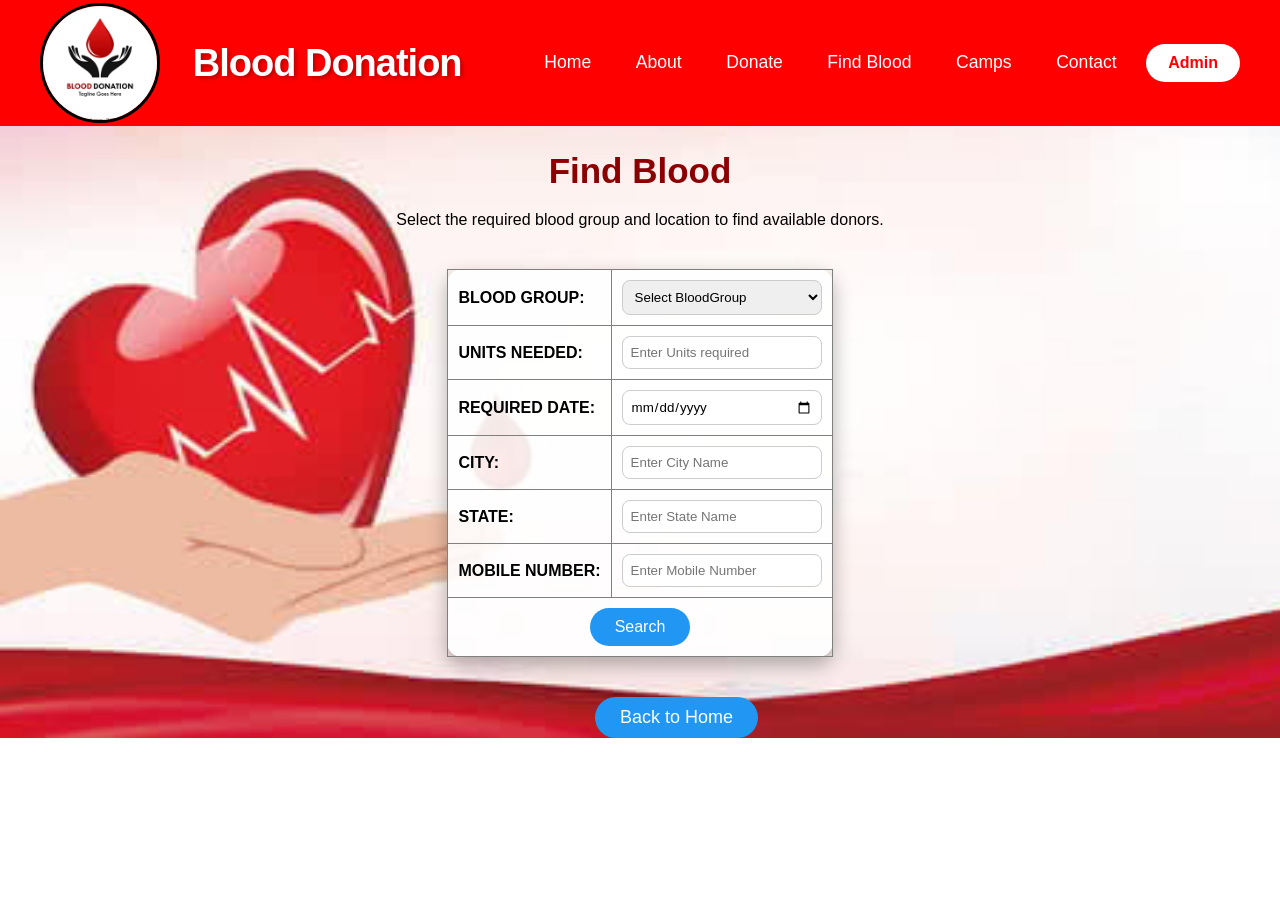
<file: findblood.html>
<!DOCTYPE html>
<html lang="en">
<head>
<meta charset="UTF-8">
<title>Find Blood</title>
<link rel="stylesheet" href="style.css">
</head>
<style>
.Donate{
font-size:38px;
}
h2{
font-size:35px;
margin-top:25px;
color:#8b0000;
}
p{
font-family:'Trebuchet MS',sans-serif;
margin-top:20px;
text-align:center;
}
body{
background-image:url('blood.jpg');
background-size:cover;
background-repeat:no-repeat;
}
table{
    margin:40px auto;
    background: rgba(255,255,255,0.9);
    padding:25px;
    border-radius:15px;
    box-shadow:0px 8px 20px rgba(0,0,0,0.3);
    border-collapse: collapse;
}

th{
    font-size:28px;
    color:#c62828;
    padding-bottom:15px;
}

td{
    font-weight:bold;
    padding:10px;
    font-size:16px;
}
input, select{
    width:200px;
    padding:8px;
    border-radius:8px;
    border:1px solid #ccc;
    outline:none;
}
input:focus, select:focus{
    border:1px solid #2196F3;
    box-shadow:0 0 5px #2196F3;
}
button{
    background:#2196F3;
    color:white;
    padding:10px 25px;
    border:none;
    border-radius:25px;
    font-size:16px;
    cursor:pointer;
    transition:0.3s;
}
button:hover{
    background:#0d47a1;
    transform:scale(1.05);
}
.admin-btn{
background:white;
    border:none;
     color:red;
     font-size:20px;
margin-left:25px;
    padding:10px 22px;
    border-radius:25px;
    font-size:16px;
    font-weight:bold;
    cursor:pointer;
    transition:0.3s;
}

.admin-btn:hover{
    background-color:#1565c0;
    color:white;
}
</style>
<body>
<div class="header">
<img src="m.png" alt="website logo" class="logo">
<h1 class="Donate">Blood Donation</h1>
<nav class="navigation">
<a href="index.html">Home</a>
<a href="about.html">About</a>
<a href="donate.html">Donate</a>
<a href="findblood.html">Find Blood</a>
<a href="camps.html">Camps</a>
<a href="contact.html">Contact</a>
<button class="admin-btn" onclick="window.location.href='admin.html'">Admin</button>
</nav> 
</div>
<h2 align="center">Find Blood</h2>
<p>
Select the required blood group and location to find available donors.
</p>
<form method="POST" action="search.php">
<table  align="center" border="1" >
<tr>
<td>BLOOD GROUP:</td>
<td>
<select name="blood_group" required>
<option value="" selected disabled hidden>Select BloodGroup</option>
<option>A+</option>
<option>A-</option>
<option>B+</option>
<option>B-</option>
<option>O+</option>
<option>O-</option>
<option>AB+</option>
<option>AB-</option>
</select>
</td>
</tr>
<tr>
<td>UNITS NEEDED:</td>
<td>
<input type="number" name="units"  placeholder="Enter Units required" required>
</td>
</tr>
<tr>
<td>REQUIRED DATE:</td>
<td>
<input type="date" name="required_date" required>
</td>
</tr>
<tr>
<td>CITY:</td>
<td>
<input type="text" name="city" pattern="[A-Za-z ]+" placeholder="Enter City Name" required>
</td>
</tr>
<tr>
<td>STATE:</td>
<td>
<input type="text" name="state" pattern="[A-Za-z ]+" placeholder="Enter State Name"required>
</td>
</tr>
<tr>
<td>MOBILE NUMBER:</td>
<td> 
<input type="tel" name="mobile_number" pattern="[6-9]{1}[0-9]{9}"  maxlength="10" placeholder="Enter Mobile Number" required>
</td>
</tr>
<tr>
<td colspan="2" align="center">
<button type="submit">Search</button>
</td>
</tr>
</table>
</form>
<a href="home.html">
<button class="back-btn" style="font-size :18px;  margin-left:595px;">Back to Home</button>
</a>
</body>
</html>
</file>
<file: style.css>
*{
margin:0;
padding:0;
box-sizing:border-box;
font-family:'Poppins',sans-serif;
}
.header{
position:relative;
top:0;
left:0;
width:100%;
padding:3px 40px;
background:red;
display:flex;
justify-content:space-between;
align-items:center;
}
.logo{
width:120px;
height:120px;
border-radius:50%;
object-fit:cover;
border:3px solid black;
}
.hero{
height:100vh;
background-image:url('bl.jpg');
background-size:cover;
background-position:center;
background-repeat:no-repeat;
display:relative;
justify-content:center;
align-items:bottom;
}
.Donate{
margin-left:10px;
margin-right:20px;
letter-spacing:-1px;
color:white;
user-select:none;
text-shadow:2px  2px  4px  rgba(0,0,0,0.3);
white-space:nowrap;
}
.navigation a{
position:relative;
font-size:1.1em;
color:white;
text-decoration:none;
font-weight:500;
margin-left:40px;
}
.navigation a:hover{
text-decoration:underline;
}
.admin-btn{
    border:none;
     color:red;
     font-size:20px;
    padding:10px 22px;
    border-radius:25px;
    font-size:16px;
    font-weight:bold;
    cursor:pointer;
    transition:0.3s;
}

.admin-btn:hover{
    background-color:#1565c0;
    color:white;
}
</file>
